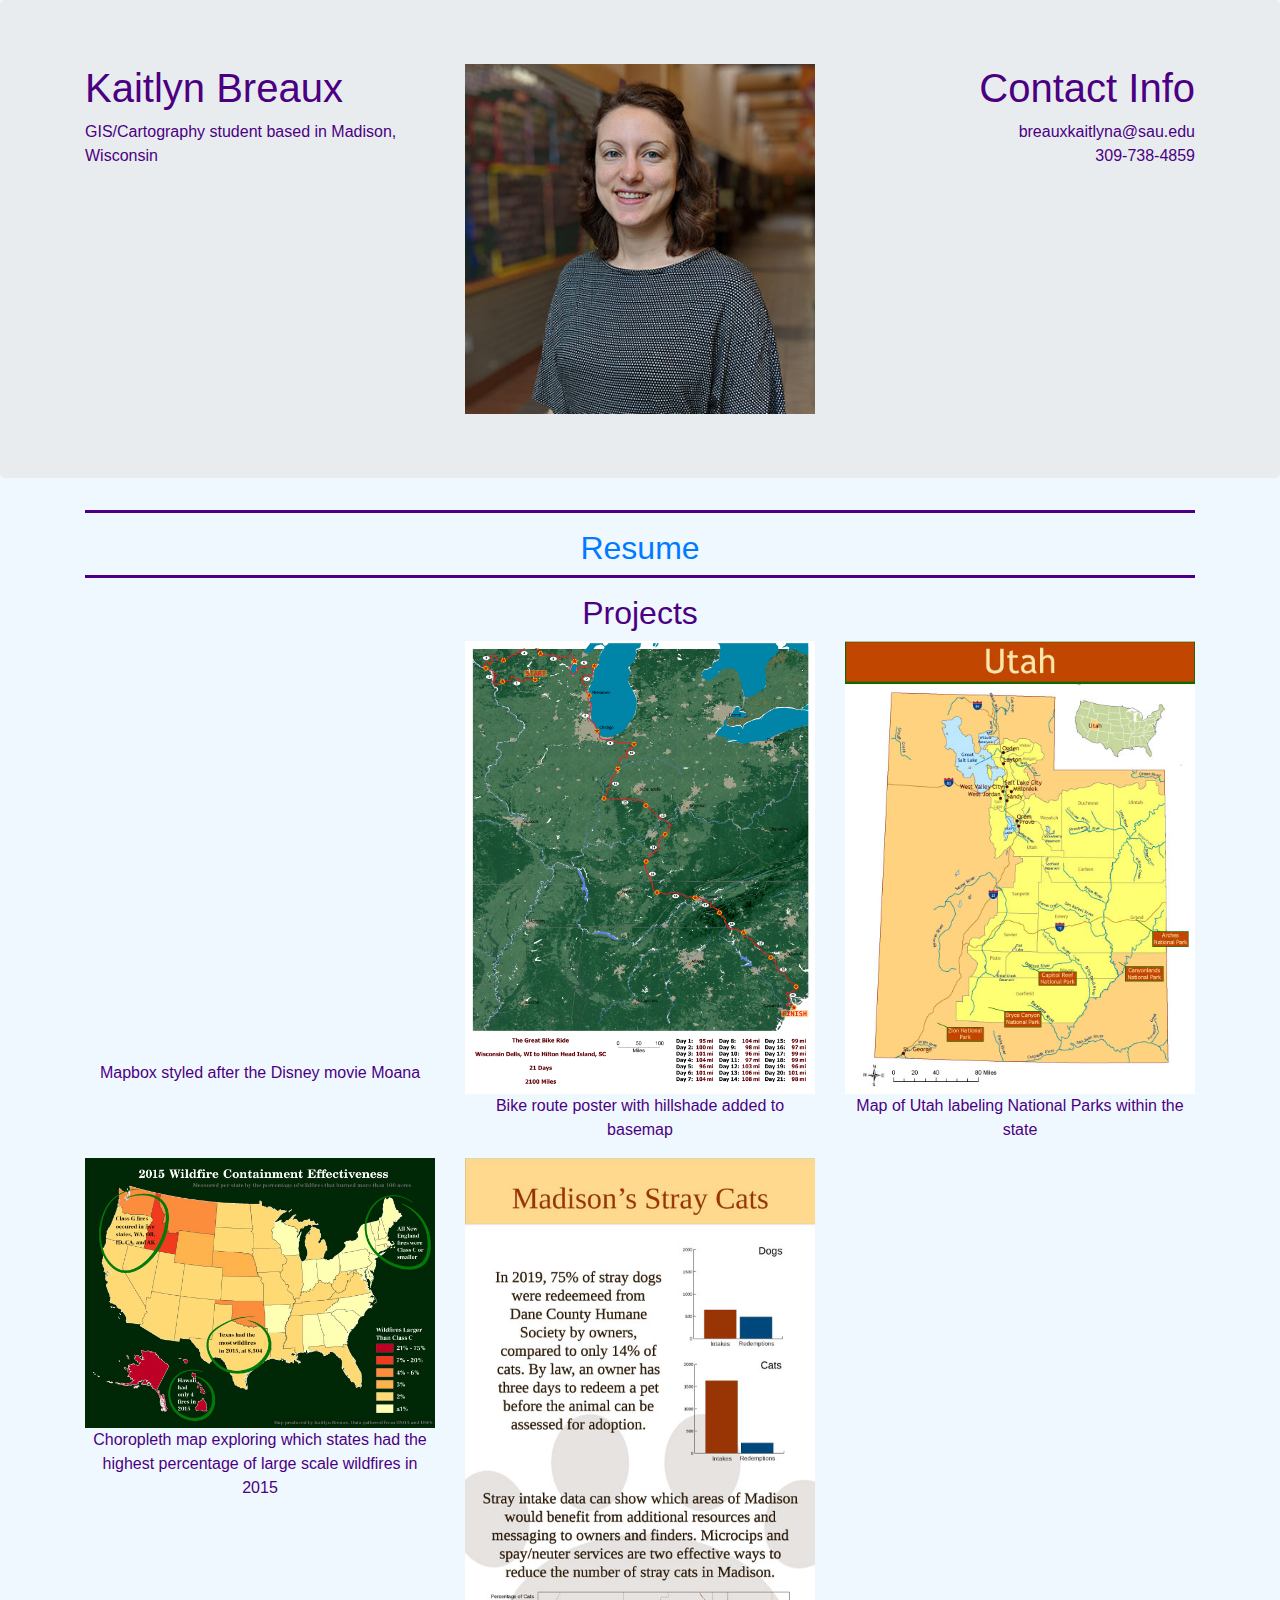
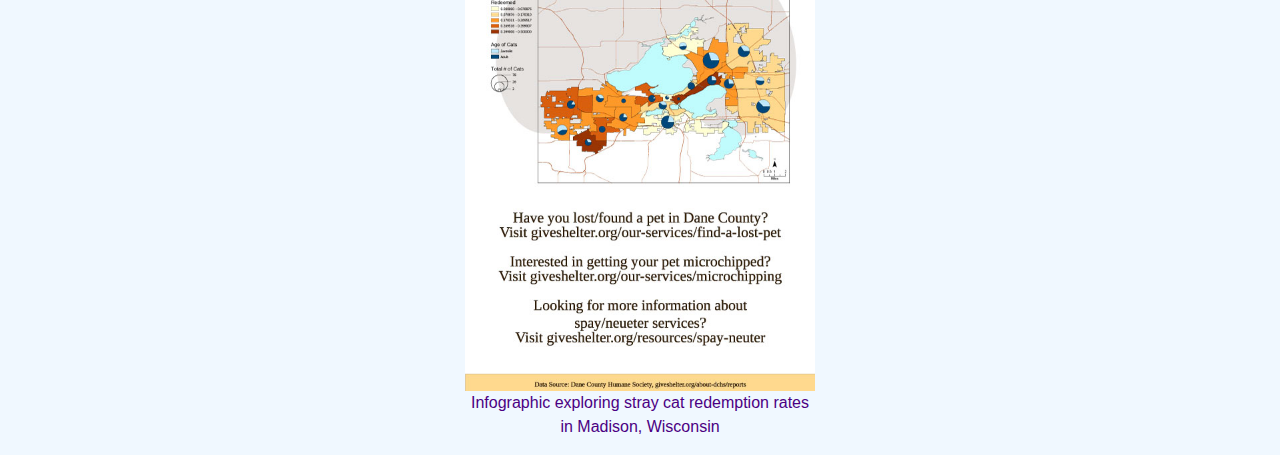
<file: index.html>
<!DOCTYPE HTML>
<html lang="en">

    <head>
        <meta charset="utf-8">
        <meta name="description" content="GIS/Cartography portfolio for Kaitlyn Breaux">
        <title>Kaitlyn Breaux - GIS/Cartography Portfolio</title>
        <link rel="stylesheet" href="css/bootstrap.min.css">
        <link rel="stylesheet" href="css/index.css">
        
        <script src="lib/jquery-3.6.4.min.js"></script>
        <script src="lib/bootstrap.min.js"></script>
    </head>

    <body>
        
        <header class="jumbotron">
            <div class="container">
                <div class="row row-cols-3">
                    <article class="col justify-content-start">
                    <h1>Kaitlyn Breaux</h1>
                    <p id=heading1>GIS/Cartography student based in Madison, Wisconsin</p>
                    </article>
                    
                    <article class="col justify-content-center">
                    <div style="text-align: center;"><img id=headshot src="assets/Headshot.jpg" class="img-fluid" alt="Headshot photo"></div>
                    </article>

                    <article class="col justify-content-end">
                    <h1 align="right">Contact Info</h1>
                    <p id=heading2>breauxkaitlyna@sau.edu<br>309-738-4859</p>
                    </article>
                </div>
            </div>
            </header>
        
        <div class="container">
        
            

            
            
                

            <hr><h2><a href="resume.html" title="Link to Resume">Resume</a></h2><hr>
            
        <section>
            <h2>Projects</h2>
                
        <div class="row row-cols-sm-2 row-cols-lg-3">
            
            <article class="col">
            <iframe src="https://api.mapbox.com/styles/v1/kbreaux/clfrjglav00b901rywt1jcwqt.html?title=false&access_token=pk.eyJ1Ijoia2JyZWF1eCIsImEiOiJjbGRiNGpiYjIwcGM0M3ZwaG81Z2h3cXU0In0.Q4xKxDxn1dqVRqdOTqiJnQ&zoomwheel=false#5.26/44.19/-89.74" title="Moana Sequel" style="border:none;"></iframe>
            <p>Mapbox styled after the Disney movie Moana</p>
            </article>
                
            <article class="col">
            <img src="assets/BikeRoute.jpg" width=100%>
            <p>Bike route poster with hillshade added to basemap</p>
            </article>

            <article class="col">
            <img src="assets/UtahParks.jpg" width=100%>
            <p>Map of Utah labeling National Parks within the state</p>
            </article>

            <article class="col">
            <img src="assets/2015-Fire-Map.jpg" width=100%>
            <p>Choropleth map exploring which states had the highest percentage of large scale wildfires in 2015</p>
            </article>
            
            <article class="col">
            <img src="assets/Breaux_Geog572_Lab1_CatColors.jpg" width=100%>
            <p>Infographic exploring stray cat redemption rates in Madison, Wisconsin</p>
            </article>
            

         </div>
        </section>
  
        </div>
    
    </body>
    

</html>
</file>
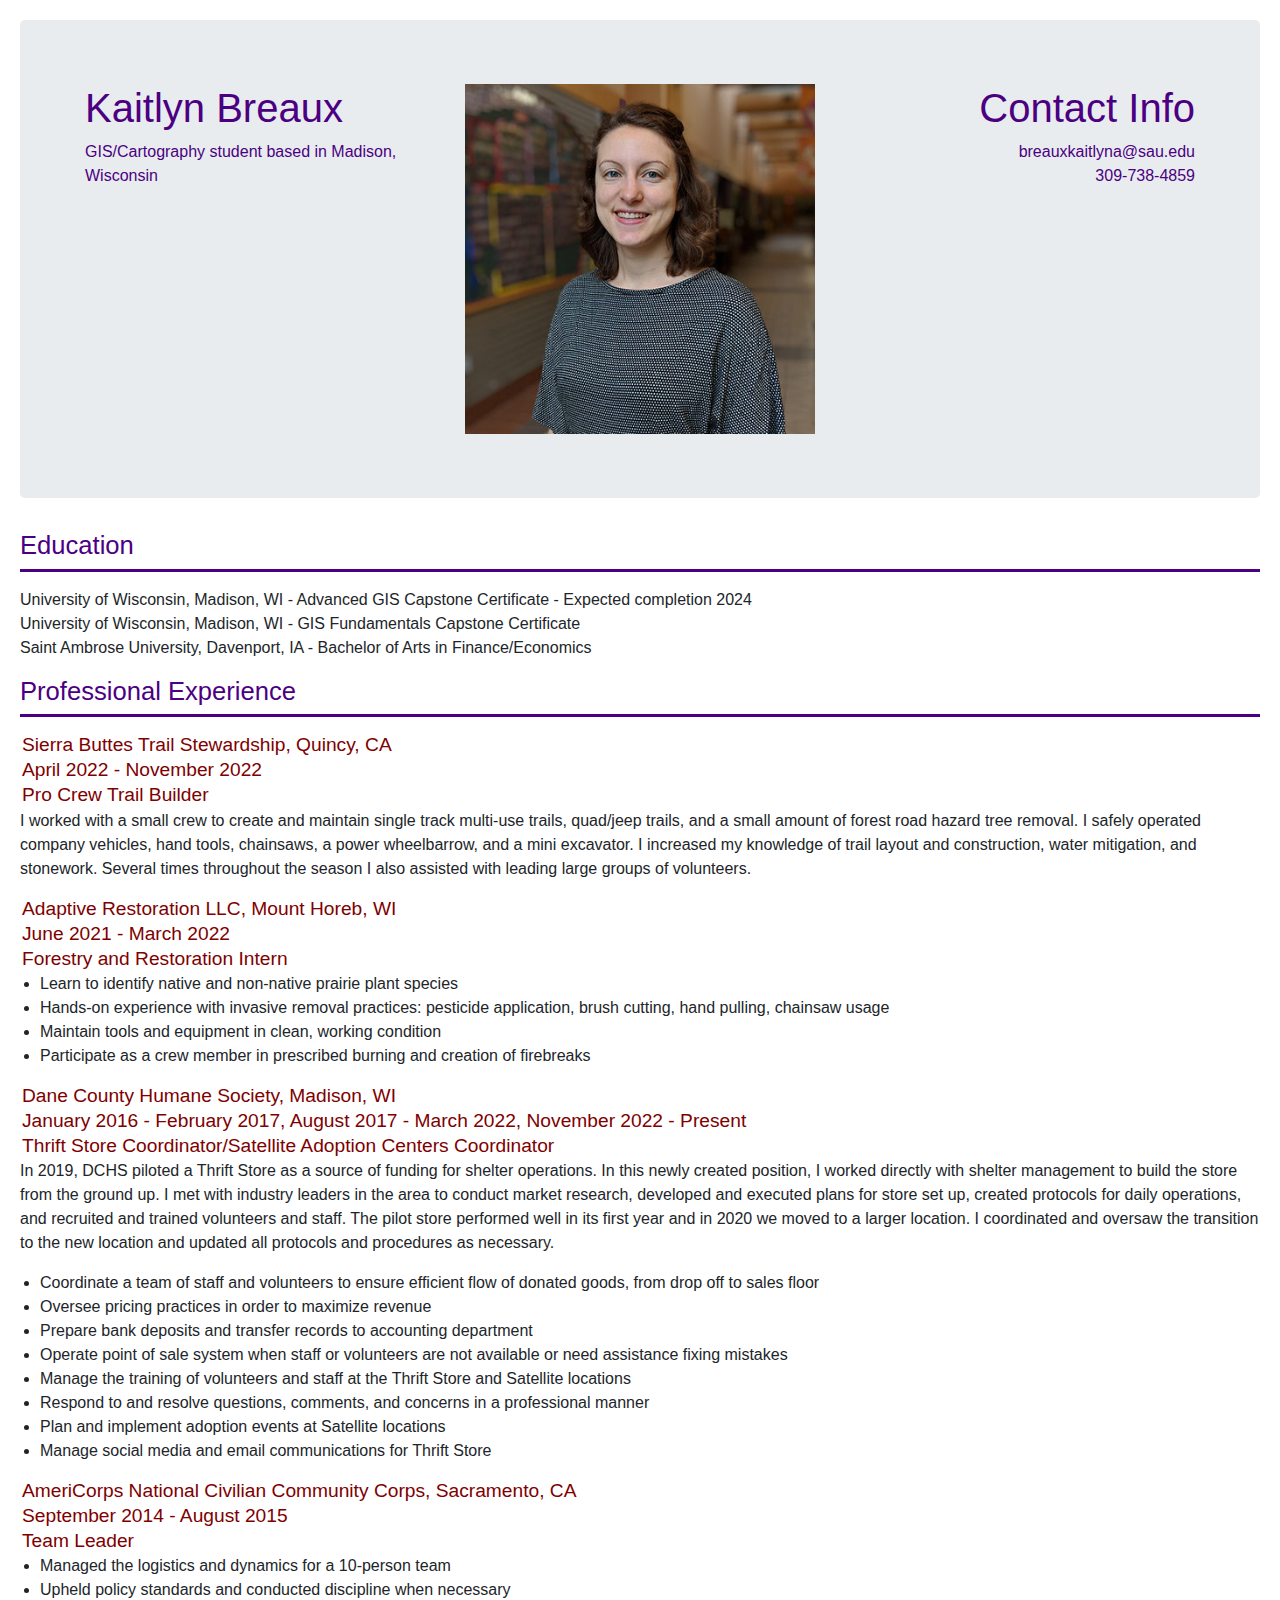
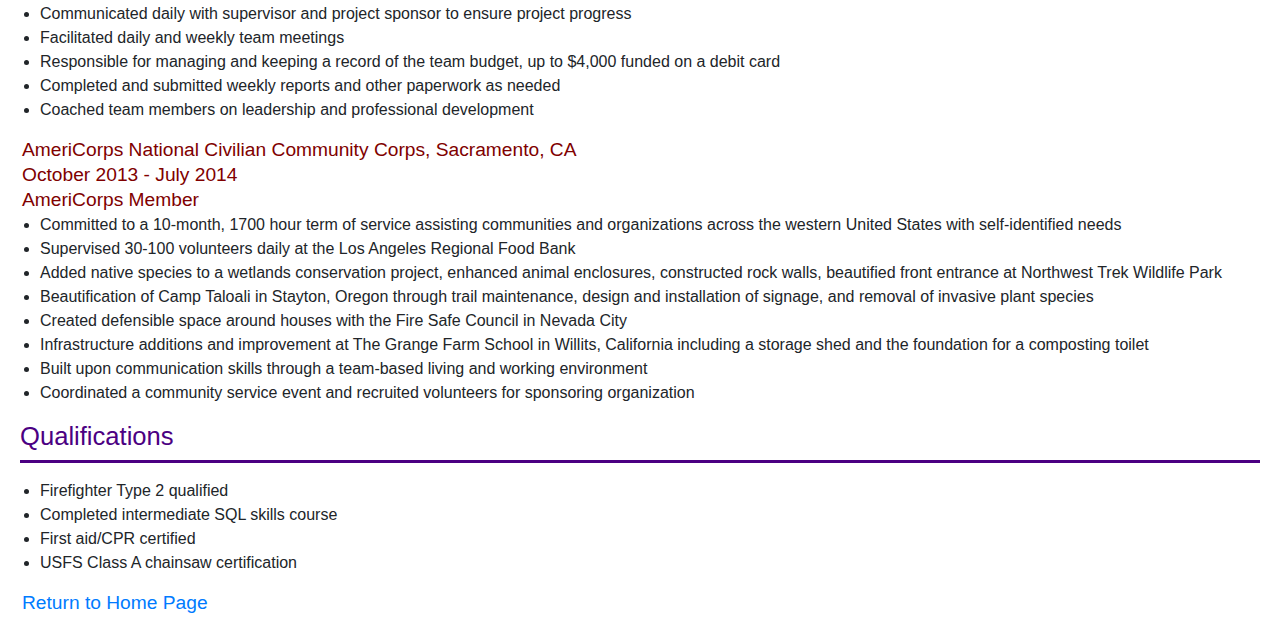
<file: resume.html>
<!DOCTYPE HTML>
<html lang="en">

    <head>
        <meta charset="utf-8">
        <meta name="description" content="Resume for Kaitlyn Breaux">
        <link rel="stylesheet" href="css/bootstrap.min.css">
        <link rel="stylesheet" href="css/resume.css">
        
        <script src="lib/jquery-3.6.4.min.js"></script>
        <script src="lib/bootstrap.min.js"></script>
        <title>Kaitlyn Breaux - Resume</title>
    </head>
    
    <body>
        <header class="jumbotron">
            <div class="container">
                <div class="row row-cols-3">
                    <article class="col justify-content-start">
                    <h1>Kaitlyn Breaux</h1>
                    <p>GIS/Cartography student based in Madison, Wisconsin</p>
                    </article>
                    
                    <article class="col justify-content-center">
                    <div style="text-align: center;"><img src="assets/Headshot.jpg" class="img-fluid" alt="Headshot photo"></div>
                    </article>

                    <article class="col justify-content-end">
                    <h1 align="right">Contact Info</h1>
                    <p align="right">breauxkaitlyna@sau.edu<br>309-738-4859</p>
                    </article>
                </div>
            </div>
            </header>
        
            <h3>Education</h3><hr>
        
            <ul id=education>
                <li>University of Wisconsin, Madison, WI - Advanced GIS Capstone Certificate - Expected completion 2024</li>
                <li>University of Wisconsin, Madison, WI - GIS Fundamentals Capstone Certificate</li>         <li>Saint Ambrose University, Davenport, IA - Bachelor of Arts in Finance/Economics</li>
            </ul>

            <h3>Professional Experience</h3><hr>
        
            <h4>Sierra Buttes Trail Stewardship, Quincy, CA</h4>
            <h4>April 2022 - November 2022</h4>
            <h4>Pro Crew Trail Builder</h4>
            <p>I worked with a small crew to create and maintain single track multi-use trails, quad/jeep trails, and a small amount of forest road hazard tree removal. I safely operated company vehicles, hand tools, chainsaws, a power wheelbarrow, and a mini excavator. I increased my knowledge of trail layout and construction, water mitigation, and stonework. Several times throughout the season I also assisted with leading large groups of volunteers.</p>

            <h4>Adaptive Restoration LLC, Mount Horeb, WI</h4>
            <h4>June 2021 - March 2022</h4>
            <h4>Forestry and Restoration Intern</h4>
            <ul>
                <li>Learn to identify native and non-native prairie plant species</li>
                <li>Hands-on experience with invasive removal practices: pesticide application, brush cutting, hand pulling, chainsaw usage</li>
                <li>Maintain tools and equipment in clean, working condition</li>
                <li>Participate as a crew member in prescribed burning and creation of firebreaks</li>
            </ul>

            <h4>Dane County Humane Society, Madison, WI</h4>
            <h4>January 2016 - February 2017, August 2017 - March 2022, November 2022 - Present</h4>
            <h4>Thrift Store Coordinator/Satellite Adoption Centers Coordinator</h4>
            <p>In 2019, DCHS piloted a Thrift Store as a source of funding for shelter operations. In this newly created position, I worked directly with shelter management to build the store from the ground up. I met with industry leaders in the area to conduct market research, developed and executed plans for store set up, created protocols for daily operations, and recruited and trained volunteers and staff. The pilot store performed well in its first year and in 2020 we moved to a larger location. I coordinated and oversaw the transition to the new location and updated all protocols and procedures as necessary.</p>
            <ul>
                <li>Coordinate a team of staff and volunteers to ensure efficient flow of donated goods, from drop off to sales floor</li>
                <li>Oversee pricing practices in order to maximize revenue</li>
                <li>Prepare bank deposits and transfer records to accounting department</li>
                <li>Operate point of sale system when staff or volunteers are not available or need assistance fixing mistakes</li>
                <li>Manage the training of volunteers and staff at the Thrift Store and Satellite locations</li>
                <li>Respond to and resolve questions, comments, and concerns in a professional manner</li>
                <li>Plan and implement adoption events at Satellite locations</li>
                <li>Manage social media and email communications for Thrift Store</li>
            </ul>

            <h4>AmeriCorps National Civilian Community Corps, Sacramento, CA</h4>
            <h4>September 2014 - August 2015</h4>
            <h4>Team Leader</h4>
            <ul>
                <li>Managed the logistics and dynamics for a 10-person team</li>
                <li>Upheld policy standards and conducted discipline when necessary</li>
                <li>Communicated daily with supervisor and project sponsor to ensure project progress</li>
                <li>Facilitated daily and weekly team meetings</li>
                <li>Responsible for managing and keeping a record of the team budget, up to $4,000 funded on a debit card</li>
                <li>Completed and submitted weekly reports and other paperwork as needed</li>
                <li>Coached team members on leadership and professional development</li>
            </ul>

            <h4>AmeriCorps National Civilian Community Corps, Sacramento, CA</h4>
            <h4>October 2013 - July 2014</h4>
            <h4>AmeriCorps Member</h4>
            <ul>
                <li>Committed to a 10-month, 1700 hour term of service assisting communities and organizations across the western United States with self-identified needs</li>
                <li>Supervised 30-100 volunteers daily at the Los Angeles Regional Food Bank</li>
                <li>Added native species to a wetlands conservation project, enhanced animal enclosures, constructed rock walls, beautified front entrance at Northwest Trek Wildlife Park</li>
                <li>Beautification of Camp Taloali in Stayton, Oregon through trail maintenance, design and installation of signage, and removal of invasive plant species</li>
                <li>Created defensible space around houses with the Fire Safe Council in Nevada City</li>
                <li>Infrastructure additions and improvement at The Grange Farm School in Willits, California including a storage shed and the foundation for a composting toilet</li>
                <li>Built upon communication skills through a team-based living and working environment</li>
                <li>Coordinated a community service event and recruited volunteers for sponsoring organization</li>
            </ul>

        <h3>Qualifications</h3><hr>
        <ul>    
            <li>Firefighter Type 2 qualified</li>
            <li>Completed intermediate SQL skills course</li>
            <li>First aid/CPR certified</li>
            <li>USFS Class A chainsaw certification</li>
        </ul>

        <h4><a href="index.html" title="Link to Home Page">Return to Home Page</a></h4>
        
    </body>
    
</html>
</file>
<file: css/index.css>
html{
   
}

body{
    background-color: #f0f8ff;
    color: #4b0082;
    font-family: sans-serif;
    width: 100%;
    margin: auto;
    }

#heading1{
    text-align:start;
    }


#heading2{
    text-align:end;
    }

h2{
   text-align: center;
    }

hr{
    height:3px;
    border-width: 0;
    background-color: #4b0082;
    margin-top:0;
    }

p{
    text-align: center;
    }

iframe{
    height: 80%;
    width: 100%;
    }
</file>
<file: css/resume.css>
header{background-color: #f0f8ff;
    color: #4b0082;
    font-family: sans-serif;
    width: 100%;
    margin: auto;
    }

body{
    margin:20px;
}
h3{
    color: #4b0082;
    font-size: 1.6em;
    }

h4{
    color: #800000;
    margin:2px;
    font-size: 1.2em;
    }

#education{
    list-style-type:none;
    padding:0;
}

ul{
    padding-left:20px;
   
}

hr{
    height:3px;
    border-width: 0;
    background-color: #4b0082;
    margin-top:0;
}
</file>
